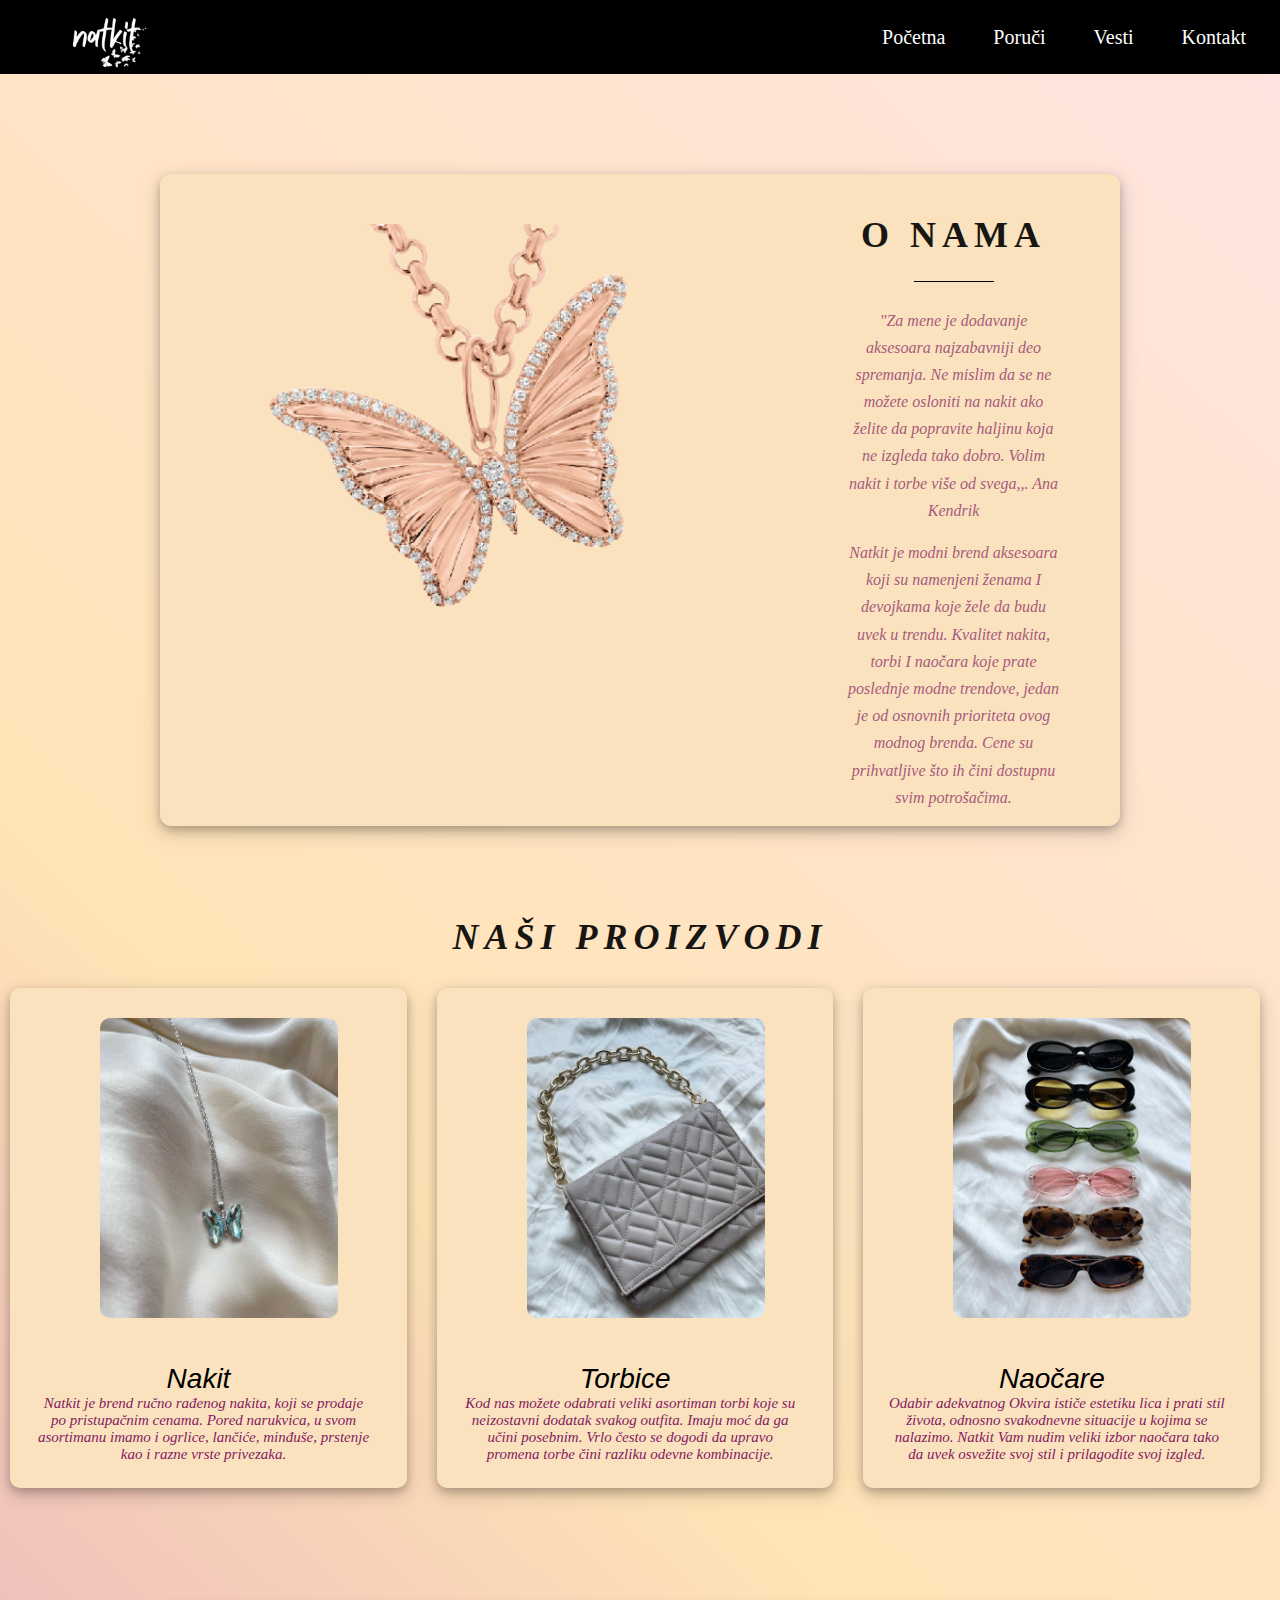
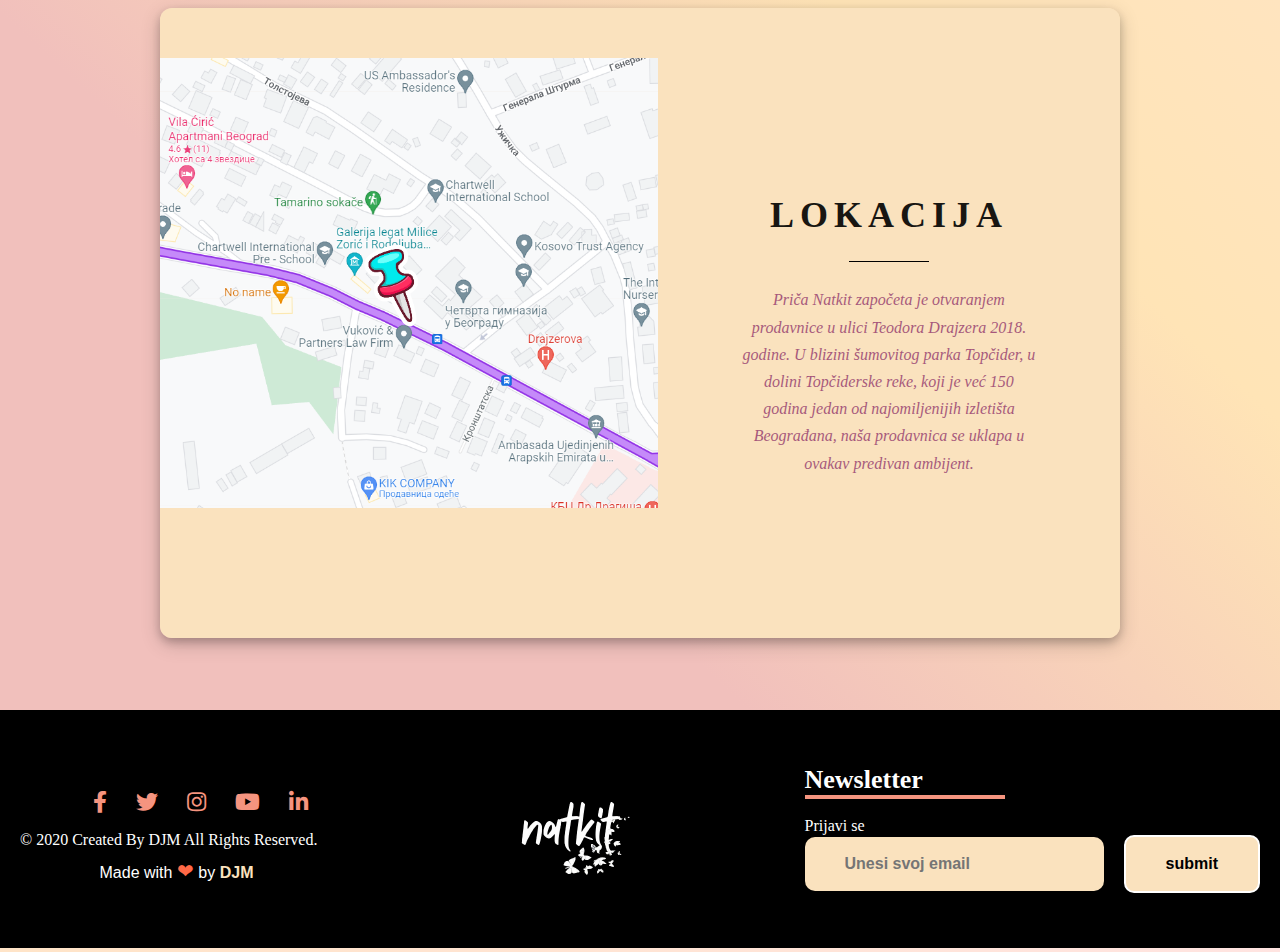
<file: index.html>
<!DOCTYPE html>
<html lang="en">
<head>
    <meta charset="UTF-8">
    <meta http-equiv="X-UA-Compatible" content="IE=edge">
    <meta name="viewport" content="width=device-width, initial-scale=1.0">
    <title>Document</title>
    <script type="text/javascript" src="js/script.js"></script>
    <link rel="stylesheet" href="css/style.css">
    <link rel="stylesheet" href="https://cdnjs.cloudflare.com/ajax/libs/font-awesome/5.11.2/css/all.css">
</head>
<body>
  <nav class="navbar">
     <!-- LOGO -->
     <div class="logo">
      <img src="slike/logo.png" alt="">
    </div>
     <!-- NAVIGATION MENU -->
     <ul class="nav-links">
       <!-- USING CHECKBOX HACK -->
       <input type="checkbox" id="checkbox_toggle" />
       <label for="checkbox_toggle" class="hamburger">&#9776;</label>
       <!-- NAVIGATION MENUS -->
       <div class="menu">
         <li><a href="index.html">Početna</a></li>
         <li class="/"><a href="prodavnica.html">Poruči</a></li>
         <li><a href="vesti.html">Vesti</a></li>
         <li><a href="kontakt.html">Kontakt</a></li>
       </div>
     </ul>
   </nav>

   <section class="About">
    <div class = "image">
       <img src="slike/Untitled-fococlipping-standard.png">
    </div>

    <div class = "content">
        <h2>O nama</h2>
        <span><!-- line here --></span>
        <p>"Za mene je dodavanje aksesoara najzabavniji deo spremanja. Ne mislim da se ne možete osloniti na nakit ako želite da popravite haljinu koja ne izgleda tako dobro. Volim nakit i torbe više od svega,,. 
          Ana Kendrik</p>
          <p> <i> Natkit </i> je  modni brend aksesoara koji su namenjeni ženama I devojkama  koje žele da budu uvek u trendu. 
          Kvalitet nakita, torbi I naočara koje prate poslednje modne trendove, jedan je od osnovnih prioriteta ovog modnog brenda. Cene su prihvatljive što ih čini dostupnu svim potrošačima. </p>

    </div>
</section><br><br>
<br><br><br>
<div><h2 id="products">Naši proizvodi</h2>
</div>

<div class="main">
  <div class="card">
  <div class="post">
    <img class="post-image" src="slike/slika3.jpeg"/>
    
    <div class="post-content">
      <p class="post-header"> <a href="prodavnica.html">Nakit</a> </p>
      <p class="post-text">
        Natkit je brend ručno rađenog nakita, koji se prodaje po pristupačnim cenama. Pored narukvica, u svom asortimanu imamo i ogrlice, lančiće, minđuše, prstenje kao i razne vrste privezaka. 
      </p>
    </div>
    
  </div>
</div>

<div class="card">
  <div class="post">
    <img class="post-image" src="slike/WhatsApp Image 2022-11-16 at 20.10.33.jpeg"/>
    
    <div class="post-content">
      <p class="post-header"> <a href="prodavnica.html">Torbice</a> </p>
      <p class="post-text">
        
Kod nas možete odabrati veliki asortiman torbi koje su neizostavni dodatak svakog outfita. Imaju moć da ga učini posebnim. Vrlo često se dogodi da upravo promena torbe čini razliku odevne kombinacije.

      </p>
      
    </div>
    
  </div>
</div>





<div class="card">
  <div class="post">
    <img class="post-image" src="slike/WhatsApp Image 2022-11-16 at 20.10.34.jpeg">
    
    <div class="post-content">
      <p class="post-header"> <a href="prodavnica.html">Naočare</a> </p>
      <p class="post-text">
        Odabir adekvatnog Okvira ističe estetiku lica i prati stil života, odnosno svakodnevne situacije u kojima se nalazimo. Natkit Vam nudim veliki izbor naočara tako da uvek osvežite svoj stil i prilagodite svoj izgled.
      </p>
    </div>
    
  </div>
</div>
</div>

<section class="LOCATION">
  <div class = "image">
     <img src="slike/mapa.png">
  </div>

  <div class = "content">
      <h2>Lokacija</h2>
      <span><!-- line here --></span>
<p> Priča Natkit započeta je otvaranjem prodavnice u ulici Teodora Drajzera 2018. godine. U blizini šumovitog parka Topčider, u dolini Topčiderske reke, koji je već 150 godina jedan od najomiljenijih izletišta Beograđana, naša prodavnica se uklapa u ovakav predivan ambijent.</p>
  </div>
</section><br><br><br><br>

<footer>
  <div class="footer-container">
    <div class="left-col">
      <div class="social-media">
        <a href="#"><i class="fab fa-facebook-f"></i></a>
        <a href="#"><i class="fab fa-twitter"></i></a>
        <a href="https://www.instagram.com/_natkit_/"><i class="fab fa-instagram"></i></a>
        <a href="#"><i class="fab fa-youtube"></i></a>
        <a href="#"><i class="fab fa-linkedin-in"></i></a>
      </div>
      <p class="rights-text">© 2020 Created By DJM All Rights Reserved.</p>
      <div class="credit">Made with <span style="color:rgb(255, 105, 71);font-size:20px;">❤</span> by <a  href="#">DJM</a></div>
    </div>
    <div class="mid-col">
      <img src="slike/logo.png" alt="" class="futerlogo">
    </div>
    <div class="right-col">
      <h1>Newsletter</h1>
      <div class="border"></div>
      <br><p>Prijavi se</p>
      <form action="" class="newsletter-form">
        <input type="text" class="txtb" placeholder="Unesi svoj email">
        <input type="submit" class="btn" value="submit">
      </form>
    </div>
  </div>
</footer>

</body>
</html>
</file>
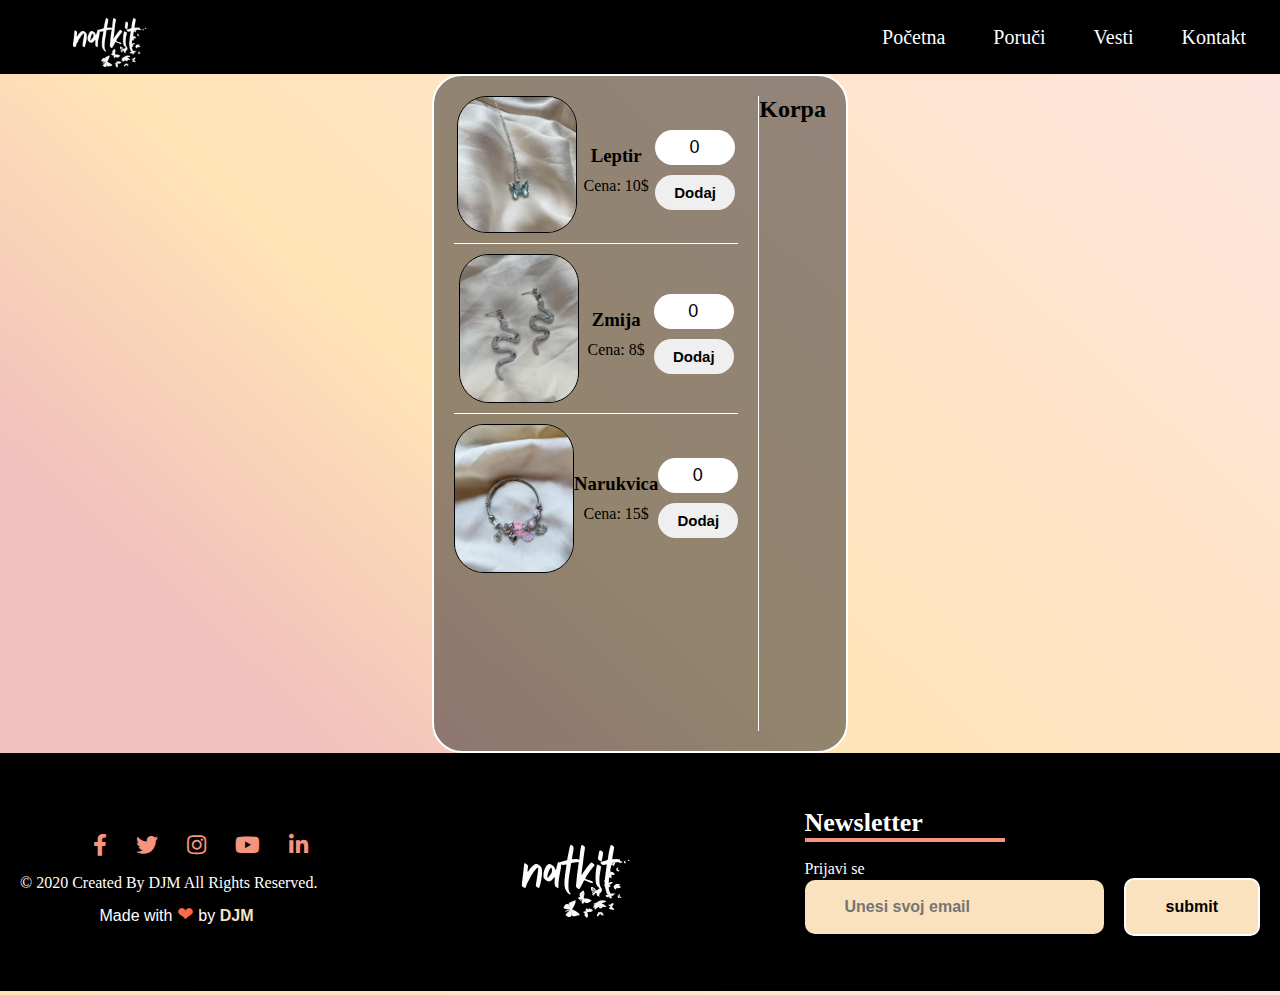
<file: prodavnica.html>
<!DOCTYPE html>
<html lang="en">
<head>
    <meta charset="UTF-8">
    <meta http-equiv="X-UA-Compatible" content="IE=edge">
    <meta name="viewport" content="width=device-width, initial-scale=1.0">
    <title>Document</title>
    <script type="text/javascript" src="js/script.js"></script>
    <link rel="stylesheet" href="css/style.css">
    <link rel="stylesheet" href="https://cdnjs.cloudflare.com/ajax/libs/font-awesome/5.11.2/css/all.css">
</head>
<body>
  <nav class="navbar">
     <!-- LOGO -->
     <div class="logo">
      <img src="slike/logo.png" alt="">
    </div>
     <!-- NAVIGATION MENU -->
     <ul class="nav-links">
       <!-- USING CHECKBOX HACK -->
       <input type="checkbox" id="checkbox_toggle" />
       <label for="checkbox_toggle" class="hamburger">&#9776;</label>
       <!-- NAVIGATION MENUS -->
       <div class="menu">
         <li><a href="index.html">Početna</a></li>
         <li class="/"><a href="prodavnica.html">Poruči</a></li>
         <li><a href="vesti.html">Vesti</a></li>
         <li><a href="kontakt.html">Kontakt</a></li>
       </div>
     </ul>
   </nav>
  <body>
    
    <div class="container">
      <div class="ponuda">
        <div class="proizvod">
          <img class="prodavnicaslike" src="slike/Leptir.jpg" alt="Leptir" />
          <div class="naziv1">
            <h3>Leptir</h3>
            <p>Cena: 10$</p>
          </div>
          <div class="dugme">
            <input type="number" name="quantity" value="0" min="0" />
            <button onclick="addToCart(this)">Dodaj</button>
          </div>
        </div>
        <div class="proizvod">
          <img class="prodavnicaslike" src="slike/Zmija.jpg" alt="Zmija" />
          <div class="naziv2">
            <h3>Zmija</h3>
            <p>Cena: 8$</p>
          </div>
          <div class="dugme">
            <input type="number" name="quantity" value="0" min="0" />
            <button onclick="addToCart(this)">Dodaj</button>
          </div>
        </div>
        <div class="proizvod">
          <img class="prodavnicaslike" id="poslednji" src="slike/Ukras.jpg" alt="Ukras" />
          <div class="naziv3">
            <h3>Narukvica</h3>
            <p>Cena: 15$</p>
          </div>
          <div class="dugme">
            <input type="number" name="quantity" value="0" min="0" />
            <button onclick="addToCart(this)">Dodaj</button>
          </div>
        </div>
      </div>
      <div class="prodaja">
        <h2>Korpa</h2>
        <div class="cart-items"></div>
        <div class="total"></div>
        <div class="izvrsiKupovinu"></div>
      </div>
    </div>


    <footer>
      <div class="footer-container">
        <div class="left-col">
          <div class="social-media">
            <a href="#"><i class="fab fa-facebook-f"></i></a>
            <a href="#"><i class="fab fa-twitter"></i></a>
            <a href="https://www.instagram.com/_natkit_/"><i class="fab fa-instagram"></i></a>
            <a href="#"><i class="fab fa-youtube"></i></a>
            <a href="#"><i class="fab fa-linkedin-in"></i></a>
          </div>
          <p class="rights-text">© 2020 Created By DJM All Rights Reserved.</p>
          <div class="credit">Made with <span style="color:rgb(255, 105, 71);font-size:20px;">❤</span> by <a  href="#">DJM</a></div>
        </div>
        <div class="mid-col">
          <img src="slike/logo.png" alt="" class="futerlogo">
        </div>
        <div class="right-col">
          <h1>Newsletter</h1>
          <div class="border"></div>
          <br><p>Prijavi se</p>
          <form action="" class="newsletter-form">
            <input type="text" class="txtb" placeholder="Unesi svoj email">
            <input type="submit" class="btn" value="submit">
          </form>
        </div>
      </div>
    </footer>
  </body>
</html>
</file>
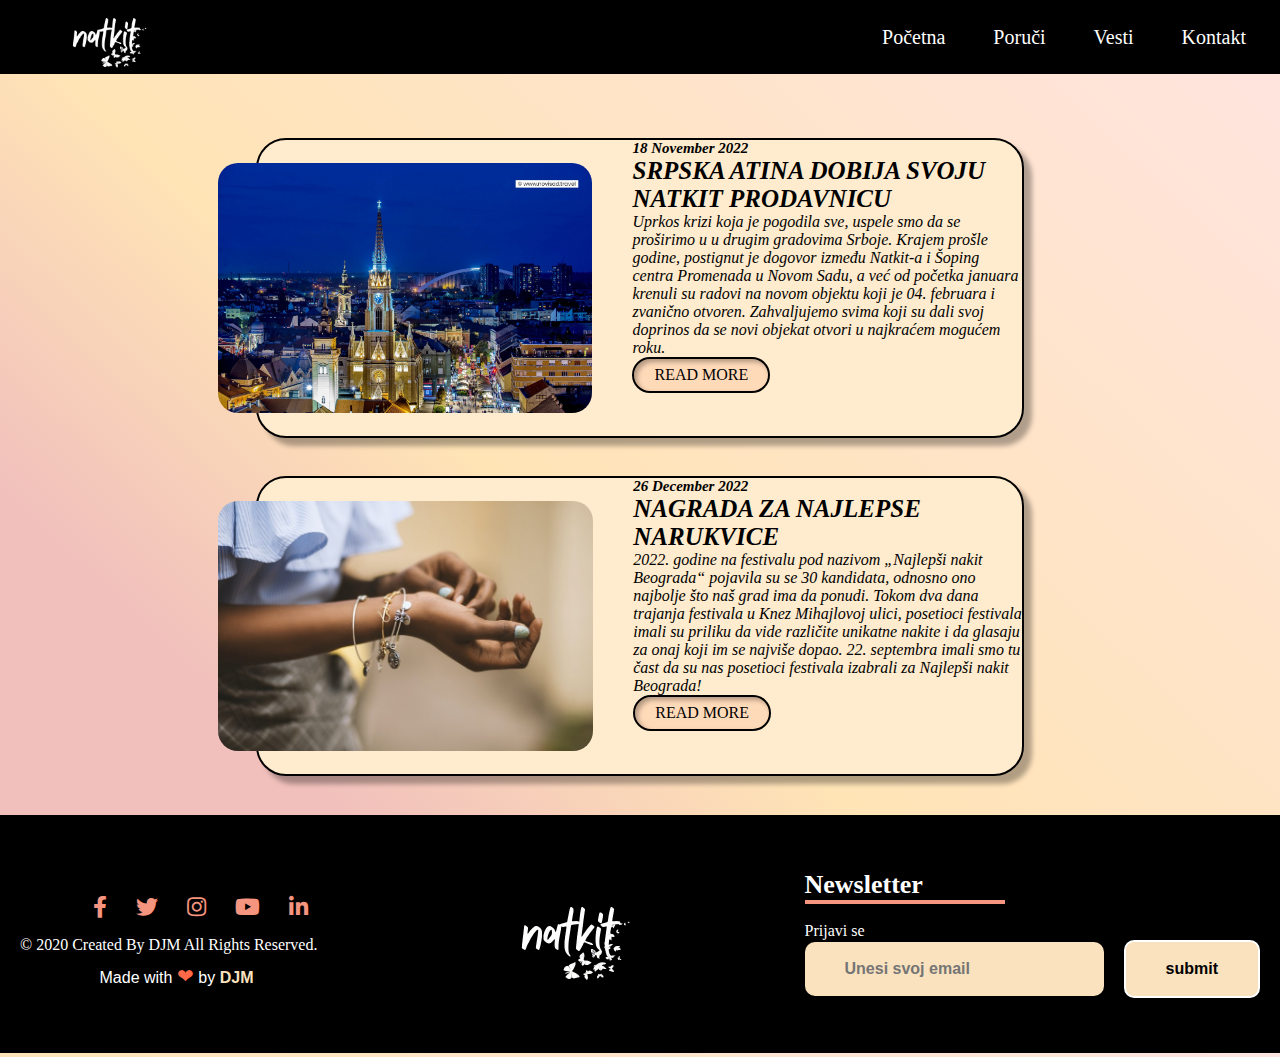
<file: vesti.html>
<!DOCTYPE html>
<html lang="en">
<head>
    <meta charset="UTF-8">
    <meta http-equiv="X-UA-Compatible" content="IE=edge">
    <meta name="viewport" content="width=device-width, initial-scale=1.0">
    <title>Document</title>
    <script type="text/javascript" src="js/script.js"></script>
    <link rel="stylesheet" href="css/style.css">
    <link rel="stylesheet" href="https://cdnjs.cloudflare.com/ajax/libs/font-awesome/5.11.2/css/all.css">
</head>
<body>
  <nav class="navbar">
     <!-- LOGO -->
     <div class="logo">
      <img src="slike/logo.png" alt="">
    </div>
     <!-- NAVIGATION MENU -->
     <ul class="nav-links">
       <!-- USING CHECKBOX HACK -->
       <input type="checkbox" id="checkbox_toggle" />
       <label for="checkbox_toggle" class="hamburger">&#9776;</label>
       <!-- NAVIGATION MENUS -->
       <div class="menu">
         <li><a href="index.html">Početna</a></li>
         <li class="/"><a href="prodavnica.html">Poruči</a></li>
         <li><a href="vesti.html">Vesti</a></li>
         <li><a href="kontakt.html">Kontakt</a></li>
       </div>
     </ul>
   </nav>
 <body>
        <div class="blog">
        <div class="card2">
            <div class="head">
                <img class="imgnews" src="slike/Novi-Sad-City-Center-2-Aleksandar-Milutinovic_blog_en_2021-scaled.jpg" alt="image">
            <div class="content2">
                <h5 class="datumblog">18 November 2022</h5>
                <h3 class="naslovblog2">SRPSKA ATINA DOBIJA SVOJU NATKIT PRODAVNICU</h3>
                
                <p class="blogtekst">
                  Uprkos krizi koja je pogodila sve, uspele smo da se proširimo u u drugim gradovima Srboje. Krajem prošle godine, postignut je dogovor između Natkit-a i Šoping centra Promenada u Novom Sadu, a već od početka januara krenuli su radovi na novom objektu koji je 04. februara i zvanično otvoren. Zahvaljujemo svima koji su dali svoj doprinos da se novi objekat otvori u najkraćem mogućem roku.
                </p>
                <a href="soon.html" class="button2">READ MORE</a>
            </div>
            </div>
        </div>
        <div class="card2">
            <div class="head">
                <img class="imgnews" src="slike/narukvice.jpg" alt="image">
            <div class="content2">
                <h5 class="datumblog">26 December 2022</h5>
                <h3 class="naslovblog2">NAGRADA ZA NAJLEPSE NARUKVICE</h3>
                <p class="blogtekst">2022. godine na  festivalu  pod nazivom „Najlepši nakit Beograda“ pojavila su se 30 kandidata, odnosno ono najbolje što naš grad ima da ponudi. Tokom dva dana trajanja festivala u Knez Mihajlovoj ulici, posetioci festivala imali su priliku da vide različite unikatne nakite i da glasaju za onaj koji im se najviše dopao. 22. septembra imali smo tu čast da su nas posetioci festivala izabrali za Najlepši nakit Beograda!
                   </p>
                <a href="soon.html" class="button2">READ MORE</a>
              </div>
            </div>
        </div>
        </div>
    </body>
    <footer>
      <div class="footer-container">
        <div class="left-col">
          <div class="social-media">
            <a href="#"><i class="fab fa-facebook-f"></i></a>
            <a href="#"><i class="fab fa-twitter"></i></a>
            <a href="https://www.instagram.com/_natkit_/"><i class="fab fa-instagram"></i></a>
            <a href="#"><i class="fab fa-youtube"></i></a>
            <a href="#"><i class="fab fa-linkedin-in"></i></a>
          </div>
          <p class="rights-text">© 2020 Created By DJM All Rights Reserved.</p>
          <div class="credit">Made with <span style="color:rgb(255, 105, 71);font-size:20px;">❤</span> by <a  href="#">DJM</a></div>
        </div>
        <div class="mid-col">
          <img src="slike/logo.png" alt="" class="futerlogo">
        </div>
        <div class="right-col">
          <h1>Newsletter</h1>
          <div class="border"></div>
          <br><p>Prijavi se</p>
          <form action="" class="newsletter-form">
            <input type="text" class="txtb" placeholder="Unesi svoj email">
            <input type="submit" class="btn" value="submit">
          </form>
        </div>
      </div>
    </footer>
      
      </body>
      </html>
</file>
<file: css/style.css>
* {
  margin: 0;
  padding: 0;
  box-sizing: border-box;
 }
 body{
  font-family: 'Playfair Display', serif;
  display: grid;
  background-color: #FFDAB9;
  background-image: linear-gradient(43deg,#f1c0bc 25%, 	#FFE4B6	 46%,	#FFE4E1	100%);
  align-content: center;
  min-height: 100vh;
  background-size: cover;
}
 a {
  text-decoration: none;
 }
 li {
  list-style: none;
 }
 .navbar {
  display: flex;
  align-items: center;
  justify-content: space-between;
  padding: 20px;
  background-color:black;
  color: #fff;
  overflow: hidden;
  top: 0; 
  width: 100%; 
  position: static;
 }
 .nav-links a {
  color: #fff;
 }
 /* LOGO */
 .logo img{
  width: 170px;
  margin-top: -70px;
  margin-bottom: -70px;
 }
 /* NAVBAR MENI */
 .menu {
  display: flex;
  gap: 1em;
  font-size: 20px;
 }
 .menu li:hover {
  background-color: #263030;
  border-radius: 5px;
  transition: 0.3s ease;
 }
 .menu li {
  padding: 5px 14px;
 }
/* CHECKBOX */
input[type=checkbox]{
  display: none;
 } 
 /*HAMBURGER MENU*/
 .hamburger {
  display: none;
  font-size: 24px;
  user-select: none;
 }
 /*RESPONZIVNOST*/
 /* MEDIA QUERIES */
 @media (max-width: 768px) {
 .menu { 
  display:none;
  position: absolute;
  background-color:black;
  right: 0;
  left: 0;
  text-align: center;
  padding: 16px 0;
 }
 .menu li:hover {
  display: inline-block;
  background: color #263030;;
  transition: 0.3s ease;
 }
 .menu li + li {
  margin-top: 12px;
 }
 input[type=checkbox]:checked ~ .menu{
  display: block;
 }
 .hamburger {
  display: block;
 }
 .main{
  flex-direction: column;
  margin:30px;
}
}

/*ABOUT US*/

section{
  display: grid;
  grid-template-columns: 1fr 1fr;
  min-height: 70vh;
  width: 75vw;
  margin: 0 auto;
  margin-top: 100px;
  box-shadow: 0 4px 8px 0 rgba(0, 0, 0, 0.2), 0 6px 20px 0 rgba(0, 0, 0, 0.19);
  border-radius: 12px
}
.image{
  background-color: #fae2be	;
  display: flex;
  border-radius: 12px 0 0 12px;
}
.image img{
height:50vh;
margin:50px auto
}
.content{
  background-color: #fae2be	;
  display: flex;
  justify-content: center;
  flex-direction: column;
  align-items: center;
  border-radius: 0  12px 12px 0;
  color:black;
}
.content h2{
  text-transform: uppercase;
  font-size: 36px;
  letter-spacing: 6px;
  opacity: 0.9;
  margin-top: 40px;
}
.content span{
  height: 0.5px;
  width: 80px;
  background: black;
  margin: 25px 0;
}
.content p{
  padding-bottom: 15px;
  font-weight: 200;
  opacity: 0.7;
  width: 64%;
  text-align: center;
  margin: 0 auto;
  line-height: 1.7;
  color:rgb(132, 27, 97);
  font-style: oblique;
}


 /* MEDIA QUERIES */

@media(max-width: 900px){
  section{
    grid-template-columns: 1fr;
    width: 100%;
    border-radius: none;
}
  .image{
      height: 100vh;
      border-radius: none;
  }
  .content{
      height: 100vh;
      border-radius: none;
  }
  .content h2{
      font-size: 20px;
      margin-top: 70px;
  }
  .content span{
      margin: 20px 0;
  }
  .content p{
      font-size: 14px;
  }
  .links li a{
      font-size: 14px;
  }
  .links{
      margin: 5px 0;
  }
  .links li{
      padding: 6px 10px;
  }
}

/*products*/
#products{
  text-transform: uppercase;
  font-size: 36px;
  letter-spacing: 6px;
  opacity: 0.9;
  text-align: center;
  color: black;
  font-style: oblique;

}
.main{
  display:flex;
}

.card{
  width: 90%;
  height: 500px;
 background: #fae2be	;
  border-radius: 10px;
  margin: 30px 20px 20px 10px;
  box-shadow: 0 4px 8px 0 rgba(0, 0, 0, 0.2), 0 6px 20px 0 rgba(0, 0, 0, 0.19);
  transition: background-color .5s, box-shadow .5s, margin-left .5s;
}
.card:hover{
 
  background-color:  #fae2be	;
  box-shadow: 0 30px 30px rgba(0, 0, 0, 0.3);
  transition: background-color .5s, box-shadow .5s, margin-left .5s;
}
.post-image{
  width: 60%;
  height: 300px;
  margin: 30px 30px 30px 90px;
  border-radius: 10px 10px 10px;
  float: left;
}
.post-content{
  width: 90%;
  height: 250px;
  float: left;
  margin-left: 5px;
  justify-content: center;
  overflow: hidden;
  
}
a{
  color: black;
  text-decoration: none;
}
.post-header{
  font-size: 28px;
  font-family: 'Roboto', sans-serif;
  margin-top: 15px;
  color: black;
  margin-left: 10px;
  text-align: center;
  font-style: oblique;
}
.post-text{
  font-size: 15px;
  padding-left: 20px;
  color:rgb(132, 27, 97);
  font-style: oblique;
  text-align: center;
  
}

/*prodavnica*/
.prodavnicaslike {
  max-width: 120px;
  border: 1px black solid;
  border-radius: 30px;
  cursor: pointer;
  transition: 0.6s;
  margin-bottom: 10px;
  position: sticky;
}
.prodavnicaslike:hover {
  max-width: 200px;
}

#poslednji{
    margin-bottom: 0;

}


.container {
  position:sticky;
  display: flex;
  max-width: 100%;
  margin: auto;
  padding: 20px;
  border-radius: 30px;
  border: 2px white solid;
  background-color: rgba(37, 36, 36, 0.5);
  transition: 0.6s;
}

.container:hover{
    background-color: rgba(37, 36, 36, 0.6);
}

.ponuda {
  width: 100%;
}

.proizvod {
  display: flex;
  margin-bottom: 10px;
  justify-content: space-around;
  align-items: center;
  border-bottom: 1px white solid;
}

.proizvod:last-child{
    border-bottom: none;
    margin-bottom: 0;
}

.dugme {
  display: flex;
  flex-direction: column;
  align-items: center;
}

.dugme input {
  margin-bottom: 10px;
  height: 35px;
  width: 80px;
  text-align: center;
  font-size: large;
  font-weight: 500;
  border: none;
  border-radius: 30px;
  padding-left: 14px;
 
}

.dugme button{
    height: 35px;
    width: 80px;
    border-radius: 30px;
    border: none;
    cursor: pointer;
    font-size: 15px;
    transition: 0.6s;
    font-weight: bolder;
}

.dugme button:hover{
    background-color: rgba(231, 226, 226, 0.192);
}

.prodaja {
  display: flex;
  flex-direction: column;
  width: 41%;
  border-left: 1px white solid;
  margin-left: 20px;
}

.prodaja h2 {
  text-align: center;
  margin-bottom: 20px;
}

.proizvod h3{
    text-align: center;
    margin-bottom: 10px;
}

.naziv3 p{
    text-align: center;
}

.cart-single-item{
  display: flex;
  justify-content: space-between;
  width: 100%;
  margin-left: 18px;
  margin-bottom: 15px;

}

.cart-items{
  display: flex;
  flex-direction: column;
  height: 120px;
}

.cart-single-item button{
  height: 23px;
  width: 63px;
  border-radius: 30px;
  border: none;
  cursor: pointer;
  font-size: 12px;
  transition: 0.6s;
  font-weight: bolder;
}

.cart-single-item button:hover{
  background-color: rgba(231, 226, 226, 0.192);
}

.total{
  display: flex;
  height: 47vh;
  justify-content: end;
  align-items: flex-end;
  font-size: x-large;
  text-decoration: dashed;
}
.izvrsiKupovinu {
  display: flex;
  justify-content: center;
  align-items: center;
  height: 5vh;
}

.izvrsiKupovinu button {
  height: 23px;
  width: 63px;
  border-radius: 30px;
  border: none;
  cursor: pointer;
  font-size: 12px;
  transition: 0.6s;
  font-weight: bolder;
}
/*footer*/
footer{
  background: black;
  color:#fff;
  padding: 55px 0;
}
.footer-container{
  max-width: 1300px;
  margin: auto;
  padding: 0 20px;
  display: flex;
  justify-content: space-between;
  align-items: center;
  flex-wrap: wrap-reverse;
}
.futerlogo{
  width: 250px;
  margin-top: -80px;
  margin-bottom: -80px;
 }
.social-media{
  margin: 25px 0 15px 73px;
}
.social-media a{
  color: rgb(245, 148, 127);
  margin-right: 25px;
  font-size: 22px;
  text-decoration: none;
  transition: .3s linear;
  align-items: center;
}
.social-media a:hover{
  color:  #fae2be;
}
.right-col h1{
  font-size: 26px;
}
.border{
  width: 200px;
  height: 4px;
  background:  rgb(245, 148, 127);
}
.newsletter-form{
  display: flex;
  justify-content: center;
  align-items: center;
  flex-wrap: wrap;
}
.txtb{
  flex: 1;
  padding: 18px 40px;
  font-size: 16px;
  color: #000;
  background: #fae2be;
  border: none;
  font-weight: 700;
  outline: none;
  border-radius: 10px;
  min-width: 260px;
}
.btn{
  padding: 18px 40px;
  font-size: 16px;
  color: #000;
  background: #fae2be;
  border: #fff 2px solid;
  font-weight: 700;
  outline: none;
  border-radius: 10px;
  margin-left: 20px;
  cursor: pointer;
  transition: opacity .3s linear;
}
.btn:hover{
border: #000 2px solid;
}
.page-content{
  min-height: 100vh;
  font-size: 40px;
  display: flex;
  align-items: center;
  justify-content: center;
}
 /* MEDIA QUERIES */
@media screen and (max-width:960px) {
  .footer-container{
    max-width: 600px;
  }
  .right-col{
    width: 100%;
    margin-bottom: 60px;
  }
  .mid-col{
    width: 100%;
   text-align: center;
  }

  .left-col{
    width: 100%;
    text-align: center;
  }
}
@media screen and (max-width:700px){
  .btn{
    margin: 0;
    width: 100%;
    margin-top: 20px;
    }
}
.credit a{
  text-decoration: none;
  color:  #fae2be;
  font-weight: 800;
  }
  .credit {
      text-align: center;
    font-family: Verdana, Geneva, Tahoma, sans-serif;
    margin: 10px;
  }

/*blog*/
.card2{
  width:60%;
  height:300px;
  border:2px solid #000;
  border-radius: 30px;
  margin:auto;
  margin-bottom: 3%;
  background-color: #FFEBCD	;
  box-shadow: 8px 8px 5px 0px rgba(0, 0, 0, 0.31);
  transition: 0.5s;

}
.card2:hover{
  background: #FFDAB9	;
}
.card2:hover .button2{
  background: #000;
  color:#FFDAB9	;
  border:2px solid #000;
}
.blog:hover .imgnews{
  opacity: 0.85;
}
.blog{
  margin: auto;
  margin-top:5%;
}
.card2:hover {
   transform: translateY(-10px);
   transition-duration:.3s;
}
.head{
  display:flex;
  justify-content: center;
}
.imgnews{
  width:400px;
  height:250px;
  transform:translate(-40px);
  margin-top:23px;
  object-fit: cover;
  border-radius: 20px;
}
.button2{
  border:2px solid #000;
  border-radius: 20px;
  padding:7px 20px;
  position: absolute;
  font-size: 15px;
  color:#000;
  background: #FFDAB9	;
  box-shadow: 3px 3px 5px 0px rgba(0, 0, 0, 0.31) inset;
  font-size: 16px;
  text-decoration: none;
  cursor: pointer;
}
.naslovblog2{
  font-size: 25px;
  font-family: 'Playfair Display', serif;
  font-style: oblique;
}
.datumblog {
  font-size: 15px;
  font-family: 'Playfair Display', serif;
  font-style: oblique;
}
.blogtekst {
  font-size: 16px;
  font-family: 'Playfair Display', serif;
  font-style: oblique;
}
@media screen and (max-width: 1000px) {
  .blog{
    display:flex;
    flex-wrap: wrap;
    position: relative;
  }
  .card2{
    position: relative;
  }
  .imgnews{
    height: 120px;
    width: 120;
    margin-top:23px;
    object-fit: cover;
    border-radius: 20px;
  }
  .naslovblog2{
    font-size: 10px;
    padding: auto;
    margin-right: 30px;
  }
  .datumblog{
    font-size: 7px;
    margin-top: 2px;
    margin-right: 30px;
  }
  .blogtekst {
    font-size: 9px;
    margin-right: 30px;
  }
  }

/*kontakt*/
.contact {
  position: relative;
  min-height: 100vh;
  padding: 20px 100px;
  display: flex;
  justify-content: center;
  align-items: center;
  flex-direction: column;
  margin-bottom: 100px;
}

.contact .content {
  margin-top: 60px;

  width: 50vw;
  height: 10vh;
  padding-bottom: 35px;
  text-align: center;
  background-color: #f1c0bc52;
  box-shadow: 0 4px 8px 0 rgba(0, 0, 0, 0.2), 0 6px 20px 0 rgba(0, 0, 0, 0.19);
  border-radius: 12px
}

.contact .content h2 {
  font-size: 36px;
  font-weight: 500;
  color: black;
}

.contact .content p {
  font-weight: 300;
  color:black;
}

.container1 {
  width: 100%;
  display: flex;
  justify-content: space-around;
  align-items: center;
  margin-top: 40px;
}

.container1 .contactInfo {
  width: 50%;
  display: flex;
  flex-direction: column;
  margin-top:-180px;
}

.container1 .contactInfo .box {
  position: relative;
  padding: 20px 0px;
  display: flex;
}

.container1 .contactInfo .box .icon{
    min-width: 60px;
    height: 60px;
    background: #fff;
    display: flex;
    justify-content: center;
    align-items: center;
    border-radius: 50px;
    font-size: 22px;
}

.container1 .contactInfo .box .text {
  display: flex;
  margin-left: 20px;
  font-size: 20px;
  font-weight: 300;
  color: #ed5a6c;
  flex-direction: column;
}

.container1 .contactInfo .box .text h3 {
  font-weight: 900;
  color: black;
  padding-bottom: 10px;
}

.contactForm {
  border-radius: 20px;
  width: 40%;
  padding: 20px 40px;
  background: #fff;
}

.contactForm h2 {
  font-size: 30px;
  color: #333;
  font-weight: 500;
}

.contactForm .inputBox {
  position: relative;
  width: 100%;
  margin-top: 10px;
}

.contactForm .inputBox input,
.contactForm .inputBox textarea {
  width: 100%;
  padding: 5px 0px;
  font-size: 16px;
  margin: 10px 0px;
  border: none;
  border-bottom: 2px solid #333;
  outline: none;
}

.contactForm .inputBox span {
  position: absolute;
  left: 0;
  padding: 5px 0px;
  font-size: 16px;
  margin: 10px 0px;
  pointer-events: none;
  transition: 0.6s;
  color: #666;
}

.contactForm .inputBox input:focus ~ span,
.contactForm .inputBox input:valid ~ span,
.contactForm .inputBox textarea:focus ~ span,
.contactForm .inputBox textarea:valid ~ span {
  color:#ed5a6c;
  font-size: 12px;
  transform: translateY(-20px);
}

.contactForm .inputBox button {
  width: 100%;
  background:#ed5a6c;
  color: #fff;
  border: none;
  cursor: pointer;
  padding: 10px;
  font-size: 18px;
  border-radius: 20px;
  transition: 0.6s;
}

.contactForm .inputBox button:hover{
    background: #cd3f50;
}

.posiljka{
  display: flex;
  padding-top: 10px;
  justify-content: center;
}

@media (max-width: 991px) {
  .contact {
    padding: 50px;
  }
  .container1 {
    flex-direction: column;
  }
  .container1 .contactInfo {
    margin-bottom: 40px;
    margin-top: 0px;
  }
  .container1 .contactInfo,
  .contactForm {
    width: 100%;
  }  

  .contact .content{
    height: 20vh;
    width: 70vw;
    padding-bottom: 60px;
  }
  .contact .content h2{
    font-size: 20px;
    font-weight: bolder;
  }
}
</file>
